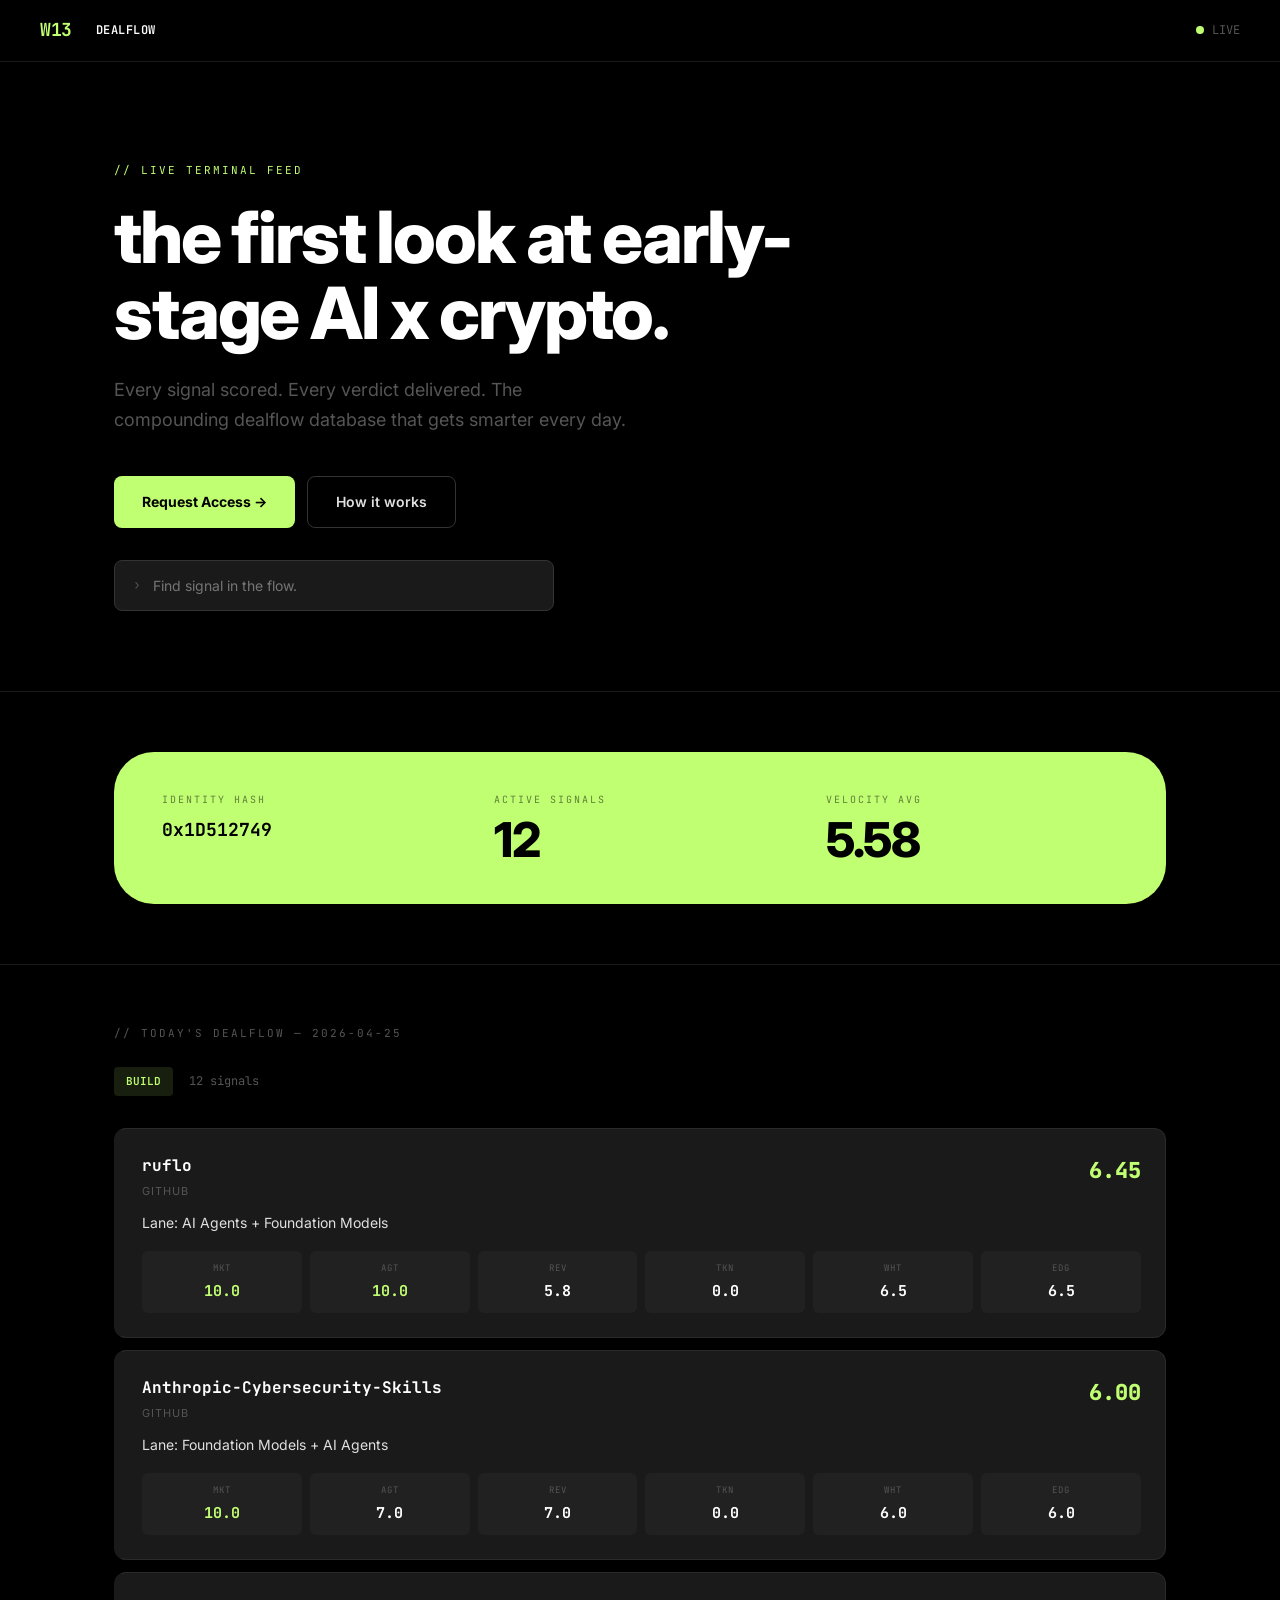
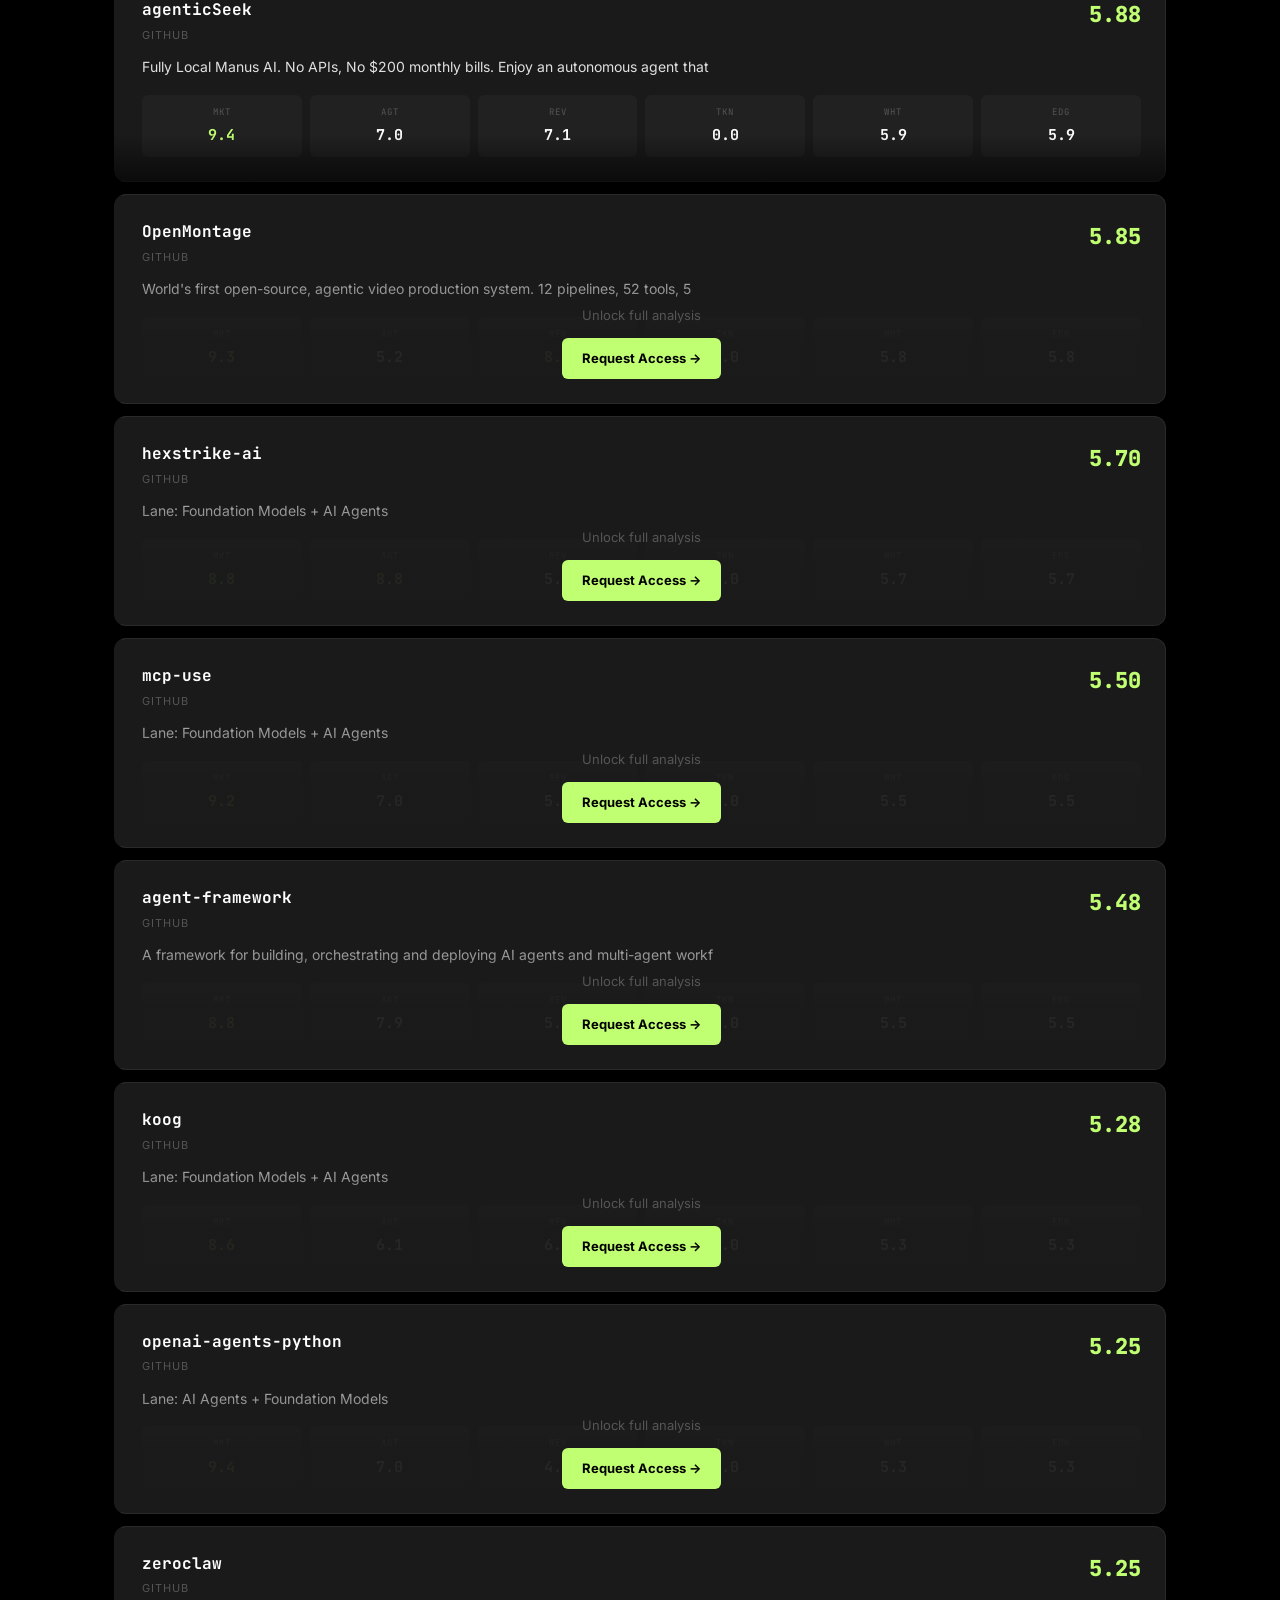
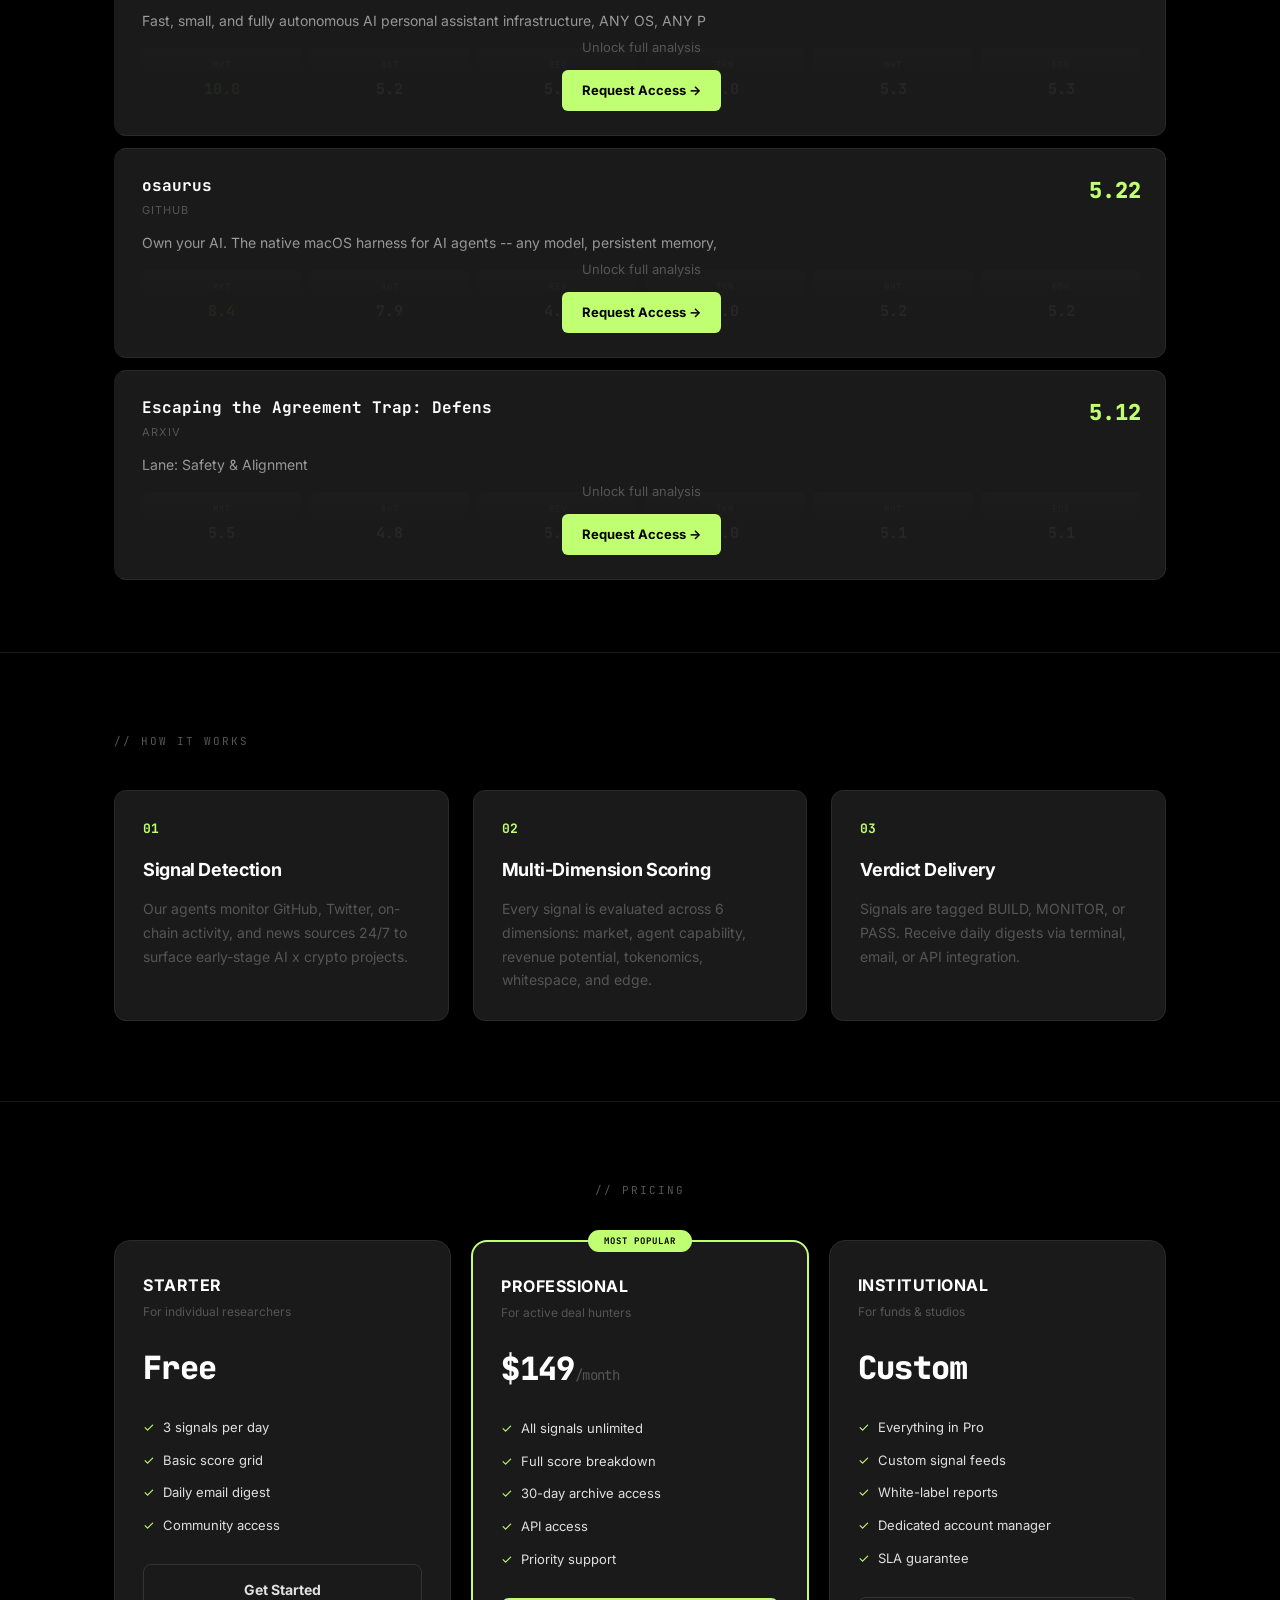
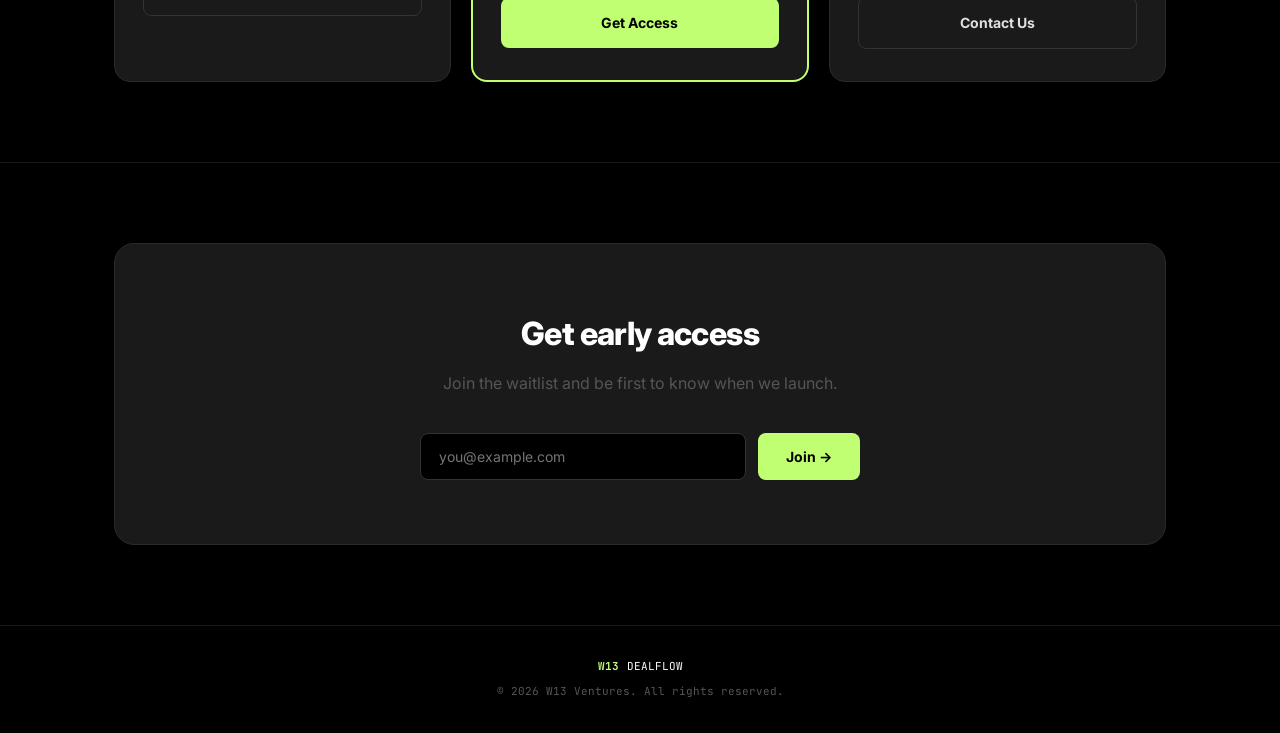
<file: index.html>
<!DOCTYPE html>
<html lang="en">
  <head>
    <meta charset="UTF-8" />
    <link rel="icon" type="image/svg+xml" href="/vite.svg" />
    <meta name="viewport" content="width=device-width, initial-scale=1.0" />
    <title>W13 — Dealflow Terminal</title>
    <link rel="preconnect" href="https://fonts.googleapis.com">
    <link rel="preconnect" href="https://fonts.gstatic.com" crossorigin>
    <link href="https://fonts.googleapis.com/css2?family=JetBrains+Mono:wght@400;600;700&family=Inter:wght@400;500;600;700;800&display=swap" rel="stylesheet">
    <script type="module" crossorigin src="/assets/index-BGUyQur4.js"></script>
    <link rel="stylesheet" crossorigin href="/assets/index-CnFKTnhV.css">
  </head>
  <body>
    <div id="root"></div>
  </body>
</html>
</file>
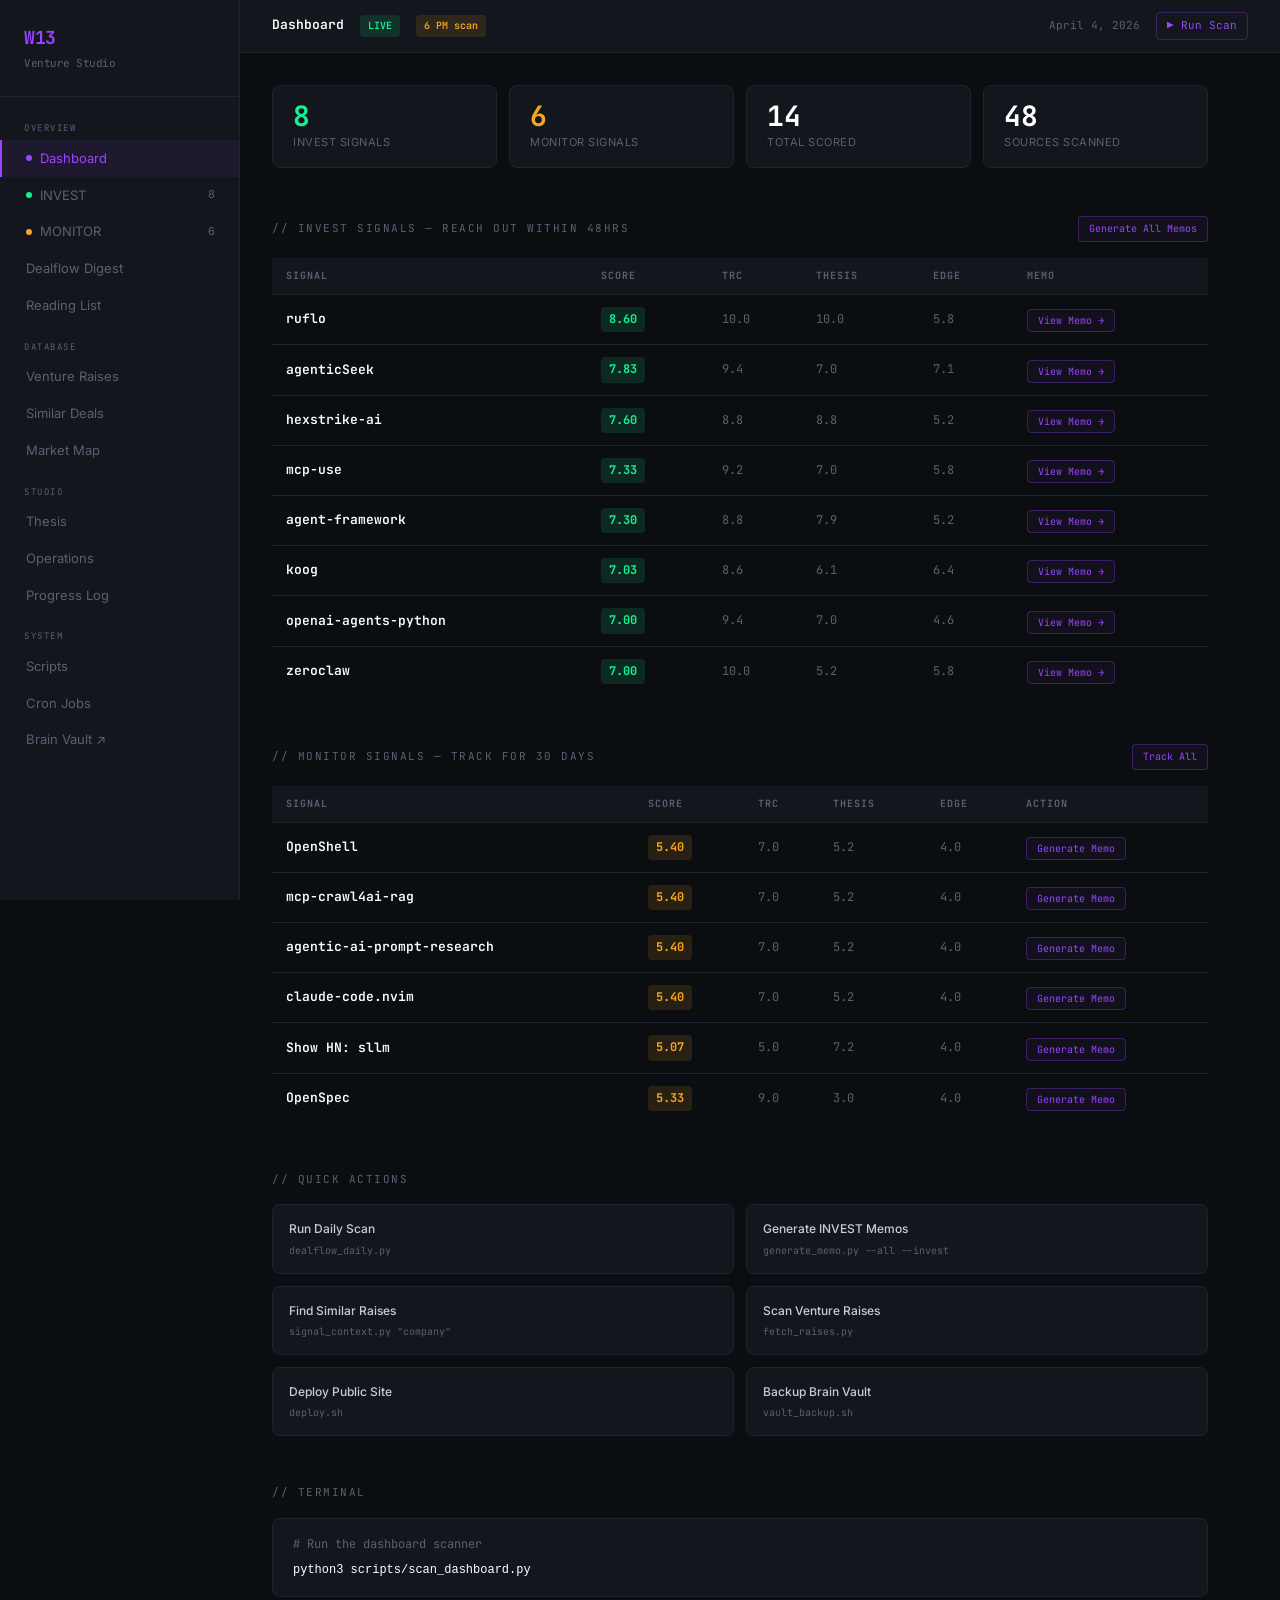
<file: dashboard-preview.html>
<!DOCTYPE html>
<html lang="en">
<head>
  <meta charset="UTF-8">
  <meta name="viewport" content="width=device-width, initial-scale=1.0">
  <title>W13 Dashboard — Preview</title>
  <link href="https://fonts.googleapis.com/css2?family=JetBrains+Mono:wght@400;600;700&family=Inter:wght@400;500;600;700&display=swap" rel="stylesheet">
  <style>
    *, *::before, *::after { box-sizing: border-box; margin: 0; padding: 0; }
    :root {
      --bg: #0B0E11; --surface: #13161C; --surface2: #1A1E27; --border: #1E2330;
      --text: #C8CDD8; --muted: #5A6072; --accent: #9945FF; --accent2: #14F195;
      --invest: #14F195; --monitor: #F5A623;
    }
    body { background: var(--bg); color: var(--text); font-family: 'Inter', sans-serif; font-size: 14px; line-height: 1.6; }

    /* ── App shell ─────────────────────────────────────────────── */
    .app { display: flex; min-height: 100vh; }

    /* ── Sidebar ────────────────────────────────────────────────── */
    .sidebar {
      width: 240px;
      background: var(--surface);
      border-right: 1px solid var(--border);
      padding: 24px 0;
      flex-shrink: 0;
      position: sticky;
      top: 0;
      height: 100vh;
      overflow-y: auto;
    }
    .sidebar-logo {
      font-family: 'JetBrains Mono', monospace;
      font-weight: 700;
      font-size: 18px;
      color: var(--accent);
      padding: 0 24px 24px;
      border-bottom: 1px solid var(--border);
      margin-bottom: 16px;
      letter-spacing: -0.5px;
    }
    .sidebar-logo span { color: var(--muted); font-size: 11px; font-weight: 400; display: block; margin-top: 2px; }
    .nav-section { margin-bottom: 8px; }
    .nav-label {
      font-family: 'JetBrains Mono', monospace;
      font-size: 9px;
      letter-spacing: 1.5px;
      text-transform: uppercase;
      color: var(--muted);
      padding: 8px 24px 4px;
    }
    .nav-item {
      display: flex;
      align-items: center;
      gap: 8px;
      padding: 8px 24px;
      color: var(--muted);
      font-size: 13px;
      cursor: pointer;
      border-left: 2px solid transparent;
      transition: all 0.1s;
    }
    .nav-item:hover { color: var(--text); background: rgba(255,255,255,0.03); }
    .nav-item.active { color: var(--accent); border-left-color: var(--accent); background: rgba(153,69,255,0.08); }
    .nav-item .dot { width: 6px; height: 6px; border-radius: 50%; background: currentColor; flex-shrink: 0; }
    .nav-item .dot.invest { background: var(--invest); }
    .nav-item .dot.monitor { background: var(--monitor); }

    /* ── Main ──────────────────────────────────────────────────── */
    .main { flex: 1; overflow: auto; }

    /* ── Top bar ────────────────────────────────────────────────── */
    .topbar {
      background: var(--surface);
      border-bottom: 1px solid var(--border);
      padding: 12px 32px;
      display: flex;
      align-items: center;
      gap: 16px;
      position: sticky;
      top: 0;
      z-index: 10;
    }
    .topbar-title {
      font-family: 'JetBrains Mono', monospace;
      font-size: 13px;
      font-weight: 600;
      color: #fff;
    }
    .topbar-badge {
      font-family: 'JetBrains Mono', monospace;
      font-size: 10px;
      padding: 3px 8px;
      border-radius: 4px;
      background: rgba(20,241,149,0.12);
      color: var(--invest);
      font-weight: 600;
    }
    .topbar-badge.monitor { background: rgba(245,166,35,0.12); color: var(--monitor); }
    .topbar-date {
      margin-left: auto;
      font-family: 'JetBrains Mono', monospace;
      font-size: 11px;
      color: var(--muted);
    }
    .topbar-run {
      font-family: 'JetBrains Mono', monospace;
      font-size: 11px;
      color: var(--accent);
      cursor: pointer;
      padding: 4px 10px;
      border: 1px solid rgba(153,69,255,0.3);
      border-radius: 4px;
      transition: all 0.1s;
    }
    .topbar-run:hover { background: rgba(153,69,255,0.1); }

    /* ── Content ────────────────────────────────────────────────── */
    .content { padding: 32px; max-width: 1000px; }

    /* ── Section ───────────────────────────────────────────────── */
    .section { margin-bottom: 48px; }
    .section-header {
      display: flex;
      align-items: center;
      justify-content: space-between;
      margin-bottom: 16px;
    }
    .section-title {
      font-family: 'JetBrains Mono', monospace;
      font-size: 11px;
      letter-spacing: 1.5px;
      text-transform: uppercase;
      color: var(--muted);
    }
    .section-action {
      font-family: 'JetBrains Mono', monospace;
      font-size: 10px;
      color: var(--accent);
      cursor: pointer;
      padding: 4px 10px;
      border: 1px solid rgba(153,69,255,0.3);
      border-radius: 4px;
      background: rgba(153,69,255,0.05);
      transition: all 0.1s;
    }
    .section-action:hover { background: rgba(153,69,255,0.15); }

    /* ── Stat row ─────────────────────────────────────────────── */
    .stat-row { display: flex; gap: 12px; margin-bottom: 24px; }
    .stat-card {
      background: var(--surface);
      border: 1px solid var(--border);
      border-radius: 8px;
      padding: 16px 20px;
      flex: 1;
    }
    .stat-num {
      font-family: 'JetBrains Mono', monospace;
      font-size: 28px;
      font-weight: 700;
      color: #fff;
      display: block;
      line-height: 1;
    }
    .stat-num.invest { color: var(--invest); }
    .stat-num.monitor { color: var(--monitor); }
    .stat-label {
      font-size: 11px;
      color: var(--muted);
      text-transform: uppercase;
      letter-spacing: 0.5px;
      margin-top: 4px;
      display: block;
    }

    /* ── Table ─────────────────────────────────────────────────── */
    table { width: 100%; border-collapse: collapse; font-size: 13px; }
    th {
      font-family: 'JetBrains Mono', monospace;
      font-size: 10px;
      letter-spacing: 1px;
      text-transform: uppercase;
      color: var(--muted);
      text-align: left;
      padding: 10px 14px;
      border-bottom: 1px solid var(--border);
      background: var(--surface);
    }
    td {
      padding: 12px 14px;
      border-bottom: 1px solid var(--border);
      vertical-align: middle;
    }
    tr:hover td { background: rgba(255,255,255,0.02); }
    tr:last-child td { border-bottom: none; }

    .company-name {
      font-family: 'JetBrains Mono', monospace;
      font-weight: 600;
      color: #fff;
      font-size: 13px;
    }
    .score-badge {
      font-family: 'JetBrains Mono', monospace;
      font-size: 12px;
      font-weight: 700;
      padding: 3px 8px;
      border-radius: 4px;
      display: inline-block;
    }
    .score-badge.invest { background: rgba(20,241,149,0.12); color: var(--invest); }
    .score-badge.monitor { background: rgba(245,166,35,0.12); color: var(--monitor); }
    .dim-score {
      font-family: 'JetBrains Mono', monospace;
      font-size: 12px;
      color: var(--muted);
    }
    .memo-btn {
      font-family: 'JetBrains Mono', monospace;
      font-size: 10px;
      color: var(--accent);
      cursor: pointer;
      padding: 4px 10px;
      border: 1px solid rgba(153,69,255,0.3);
      border-radius: 4px;
      background: rgba(153,69,255,0.05);
      transition: all 0.1s;
      white-space: nowrap;
    }
    .memo-btn:hover { background: rgba(153,69,255,0.15); }

    /* ── Command block ──────────────────────────────────────────── */
    .cmd-block {
      background: var(--surface);
      border: 1px solid var(--border);
      border-radius: 8px;
      padding: 16px 20px;
      font-family: 'JetBrains Mono', monospace;
      font-size: 12px;
      color: var(--accent2);
    }
    .cmd-block .cmd-comment { color: var(--muted); margin-bottom: 6px; }
    .cmd-block code { color: #fff; }

    /* ── Actions grid ──────────────────────────────────────────── */
    .actions-grid { display: grid; grid-template-columns: repeat(2, 1fr); gap: 12px; }
    .action-item {
      background: var(--surface);
      border: 1px solid var(--border);
      border-radius: 8px;
      padding: 14px 16px;
      display: flex;
      flex-direction: column;
      gap: 4px;
      cursor: pointer;
      transition: all 0.1s;
    }
    .action-item:hover { border-color: rgba(153,69,255,0.4); background: rgba(153,69,255,0.04); }
    .action-label { font-size: 12px; color: var(--text); font-weight: 500; }
    .action-cmd { font-family: 'JetBrains Mono', monospace; font-size: 10px; color: var(--muted); }

    /* ── Responsive ────────────────────────────────────────────── */
    @media (max-width: 900px) {
      .sidebar { display: none; }
      .stat-row { flex-wrap: wrap; }
      .actions-grid { grid-template-columns: 1fr; }
    }
  </style>
</head>
<body>

<div class="app">

  <!-- ── Sidebar ─────────────────────────────────────────────── -->
  <nav class="sidebar">
    <div class="sidebar-logo">
      W13
      <span>Venture Studio</span>
    </div>

    <div class="nav-section">
      <div class="nav-label">Overview</div>
      <div class="nav-item active">
        <span class="dot"></span> Dashboard
      </div>
      <div class="nav-item">
        <span class="dot invest"></span> INVEST <span style="color:var(--muted);margin-left:auto;font-size:11px;">8</span>
      </div>
      <div class="nav-item">
        <span class="dot monitor"></span> MONITOR <span style="color:var(--muted);margin-left:auto;font-size:11px;">6</span>
      </div>
      <div class="nav-item">Dealflow Digest</div>
      <div class="nav-item">Reading List</div>
    </div>

    <div class="nav-section">
      <div class="nav-label">Database</div>
      <div class="nav-item">Venture Raises</div>
      <div class="nav-item">Similar Deals</div>
      <div class="nav-item">Market Map</div>
    </div>

    <div class="nav-section">
      <div class="nav-label">Studio</div>
      <div class="nav-item">Thesis</div>
      <div class="nav-item">Operations</div>
      <div class="nav-item">Progress Log</div>
    </div>

    <div class="nav-section">
      <div class="nav-label">System</div>
      <div class="nav-item">Scripts</div>
      <div class="nav-item">Cron Jobs</div>
      <div class="nav-item">Brain Vault ↗</div>
    </div>
  </nav>

  <!-- ── Main ─────────────────────────────────────────────────── -->
  <div class="main">

    <!-- Top bar -->
    <div class="topbar">
      <div class="topbar-title">Dashboard</div>
      <span class="topbar-badge">LIVE</span>
      <span class="topbar-badge monitor">6 PM scan</span>
      <span class="topbar-date">April 4, 2026</span>
      <span class="topbar-run">▶ Run Scan</span>
    </div>

    <!-- Content -->
    <div class="content">

      <!-- ── Stats ── -->
      <div class="section">
        <div class="stat-row">
          <div class="stat-card">
            <span class="stat-num invest">8</span>
            <span class="stat-label">INVEST Signals</span>
          </div>
          <div class="stat-card">
            <span class="stat-num monitor">6</span>
            <span class="stat-label">MONITOR Signals</span>
          </div>
          <div class="stat-card">
            <span class="stat-num">14</span>
            <span class="stat-label">Total Scored</span>
          </div>
          <div class="stat-card">
            <span class="stat-num">48</span>
            <span class="stat-label">Sources Scanned</span>
          </div>
        </div>
      </div>

      <!-- ── INVEST Signals ── -->
      <div class="section">
        <div class="section-header">
          <div class="section-title">// INVEST Signals — Reach out within 48hrs</div>
          <div class="section-action">Generate All Memos</div>
        </div>
        <table>
          <thead>
            <tr>
              <th>Signal</th>
              <th>Score</th>
              <th>TRC</th>
              <th>Thesis</th>
              <th>Edge</th>
              <th>Memo</th>
            </tr>
          </thead>
          <tbody>
            <tr>
              <td class="company-name">ruflo</td>
              <td><span class="score-badge invest">8.60</span></td>
              <td class="dim-score">10.0</td>
              <td class="dim-score">10.0</td>
              <td class="dim-score">5.8</td>
              <td><span class="memo-btn">View Memo →</span></td>
            </tr>
            <tr>
              <td class="company-name">agenticSeek</td>
              <td><span class="score-badge invest">7.83</span></td>
              <td class="dim-score">9.4</td>
              <td class="dim-score">7.0</td>
              <td class="dim-score">7.1</td>
              <td><span class="memo-btn">View Memo →</span></td>
            </tr>
            <tr>
              <td class="company-name">hexstrike-ai</td>
              <td><span class="score-badge invest">7.60</span></td>
              <td class="dim-score">8.8</td>
              <td class="dim-score">8.8</td>
              <td class="dim-score">5.2</td>
              <td><span class="memo-btn">View Memo →</span></td>
            </tr>
            <tr>
              <td class="company-name">mcp-use</td>
              <td><span class="score-badge invest">7.33</span></td>
              <td class="dim-score">9.2</td>
              <td class="dim-score">7.0</td>
              <td class="dim-score">5.8</td>
              <td><span class="memo-btn">View Memo →</span></td>
            </tr>
            <tr>
              <td class="company-name">agent-framework</td>
              <td><span class="score-badge invest">7.30</span></td>
              <td class="dim-score">8.8</td>
              <td class="dim-score">7.9</td>
              <td class="dim-score">5.2</td>
              <td><span class="memo-btn">View Memo →</span></td>
            </tr>
            <tr>
              <td class="company-name">koog</td>
              <td><span class="score-badge invest">7.03</span></td>
              <td class="dim-score">8.6</td>
              <td class="dim-score">6.1</td>
              <td class="dim-score">6.4</td>
              <td><span class="memo-btn">View Memo →</span></td>
            </tr>
            <tr>
              <td class="company-name">openai-agents-python</td>
              <td><span class="score-badge invest">7.00</span></td>
              <td class="dim-score">9.4</td>
              <td class="dim-score">7.0</td>
              <td class="dim-score">4.6</td>
              <td><span class="memo-btn">View Memo →</span></td>
            </tr>
            <tr>
              <td class="company-name">zeroclaw</td>
              <td><span class="score-badge invest">7.00</span></td>
              <td class="dim-score">10.0</td>
              <td class="dim-score">5.2</td>
              <td class="dim-score">5.8</td>
              <td><span class="memo-btn">View Memo →</span></td>
            </tr>
          </tbody>
        </table>
      </div>

      <!-- ── MONITOR Signals ── -->
      <div class="section">
        <div class="section-header">
          <div class="section-title">// MONITOR Signals — Track for 30 days</div>
          <div class="section-action">Track All</div>
        </div>
        <table>
          <thead>
            <tr>
              <th>Signal</th>
              <th>Score</th>
              <th>TRC</th>
              <th>Thesis</th>
              <th>Edge</th>
              <th>Action</th>
            </tr>
          </thead>
          <tbody>
            <tr>
              <td class="company-name">OpenShell</td>
              <td><span class="score-badge monitor">5.40</span></td>
              <td class="dim-score">7.0</td>
              <td class="dim-score">5.2</td>
              <td class="dim-score">4.0</td>
              <td><span class="memo-btn">Generate Memo</span></td>
            </tr>
            <tr>
              <td class="company-name">mcp-crawl4ai-rag</td>
              <td><span class="score-badge monitor">5.40</span></td>
              <td class="dim-score">7.0</td>
              <td class="dim-score">5.2</td>
              <td class="dim-score">4.0</td>
              <td><span class="memo-btn">Generate Memo</span></td>
            </tr>
            <tr>
              <td class="company-name">agentic-ai-prompt-research</td>
              <td><span class="score-badge monitor">5.40</span></td>
              <td class="dim-score">7.0</td>
              <td class="dim-score">5.2</td>
              <td class="dim-score">4.0</td>
              <td><span class="memo-btn">Generate Memo</span></td>
            </tr>
            <tr>
              <td class="company-name">claude-code.nvim</td>
              <td><span class="score-badge monitor">5.40</span></td>
              <td class="dim-score">7.0</td>
              <td class="dim-score">5.2</td>
              <td class="dim-score">4.0</td>
              <td><span class="memo-btn">Generate Memo</span></td>
            </tr>
            <tr>
              <td class="company-name">Show HN: sllm</td>
              <td><span class="score-badge monitor">5.07</span></td>
              <td class="dim-score">5.0</td>
              <td class="dim-score">7.2</td>
              <td class="dim-score">4.0</td>
              <td><span class="memo-btn">Generate Memo</span></td>
            </tr>
            <tr>
              <td class="company-name">OpenSpec</td>
              <td><span class="score-badge monitor">5.33</span></td>
              <td class="dim-score">9.0</td>
              <td class="dim-score">3.0</td>
              <td class="dim-score">4.0</td>
              <td><span class="memo-btn">Generate Memo</span></td>
            </tr>
          </tbody>
        </table>
      </div>

      <!-- ── Quick Actions ── -->
      <div class="section">
        <div class="section-header">
          <div class="section-title">// Quick Actions</div>
        </div>
        <div class="actions-grid">
          <div class="action-item">
            <div class="action-label">Run Daily Scan</div>
            <div class="action-cmd">dealflow_daily.py</div>
          </div>
          <div class="action-item">
            <div class="action-label">Generate INVEST Memos</div>
            <div class="action-cmd">generate_memo.py --all --invest</div>
          </div>
          <div class="action-item">
            <div class="action-label">Find Similar Raises</div>
            <div class="action-cmd">signal_context.py "company"</div>
          </div>
          <div class="action-item">
            <div class="action-label">Scan Venture Raises</div>
            <div class="action-cmd">fetch_raises.py</div>
          </div>
          <div class="action-item">
            <div class="action-label">Deploy Public Site</div>
            <div class="action-cmd">deploy.sh</div>
          </div>
          <div class="action-item">
            <div class="action-label">Backup Brain Vault</div>
            <div class="action-cmd">vault_backup.sh</div>
          </div>
        </div>
      </div>

      <!-- ── Command terminal ── -->
      <div class="section">
        <div class="section-header">
          <div class="section-title">// Terminal</div>
        </div>
        <div class="cmd-block">
          <div class="cmd-comment"># Run the dashboard scanner</div>
          <div><code>python3 scripts/scan_dashboard.py</code></div>
        </div>
      </div>

    </div>
  </div>
</div>

</body>
</html>
</file>
<file: assets/index-CnFKTnhV.css>
:root{--bg:#000;--surface:#1a1a1a;--lime:#c1ff72;--lime-dim:#c1ff721f;--white:#fff;--text:#e0e0e0;--muted:#555;--mono:"JetBrains Mono", monospace;--radius:40px}*,:before,:after{box-sizing:border-box;margin:0;padding:0}body{background:var(--bg);color:var(--text);-webkit-font-smoothing:antialiased;min-height:100vh;font-family:Inter,sans-serif;line-height:1.6}a{color:inherit;text-decoration:none}@keyframes pulse{0%,to{opacity:1}50%{opacity:.4}}@keyframes glow{0%,to{box-shadow:0 0 20px #c1ff724d}50%{box-shadow:0 0 40px #c1ff7280}}.container{max-width:1100px;margin:0 auto;padding:0 24px}
</file>
